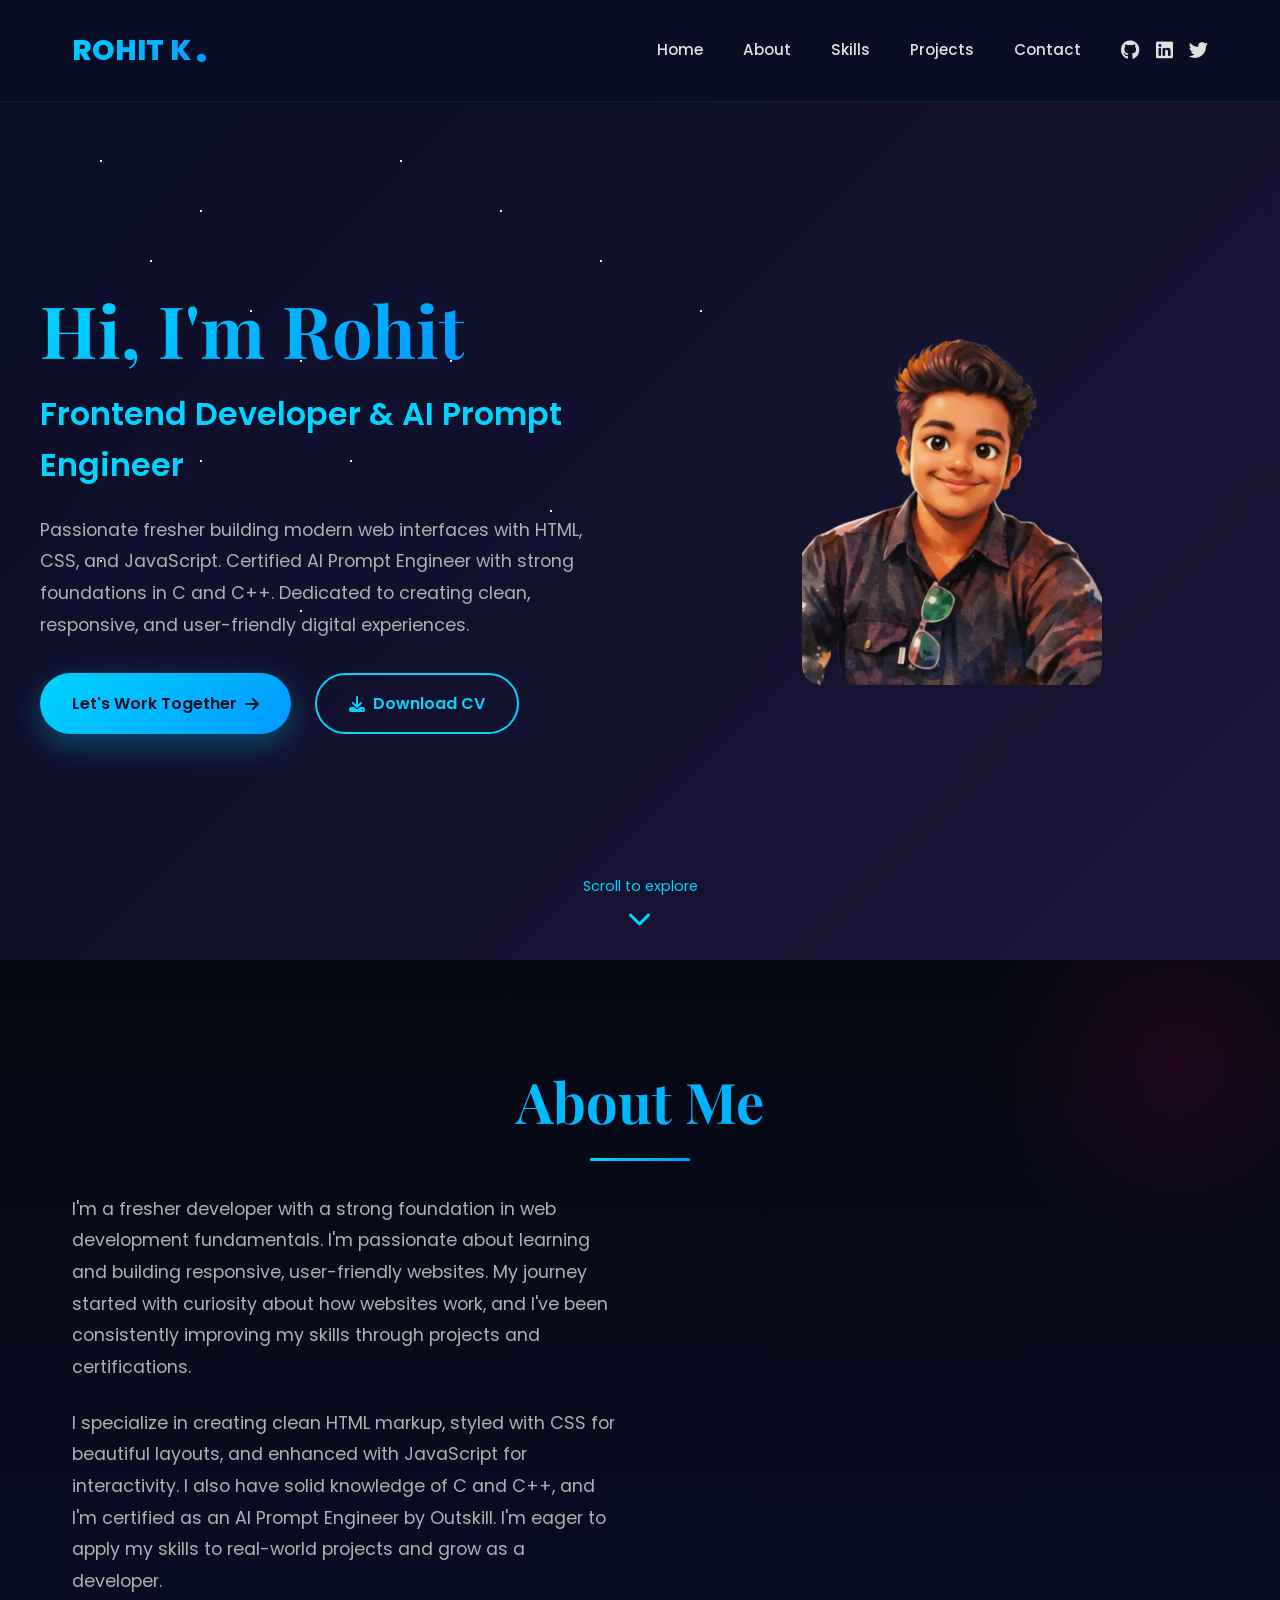
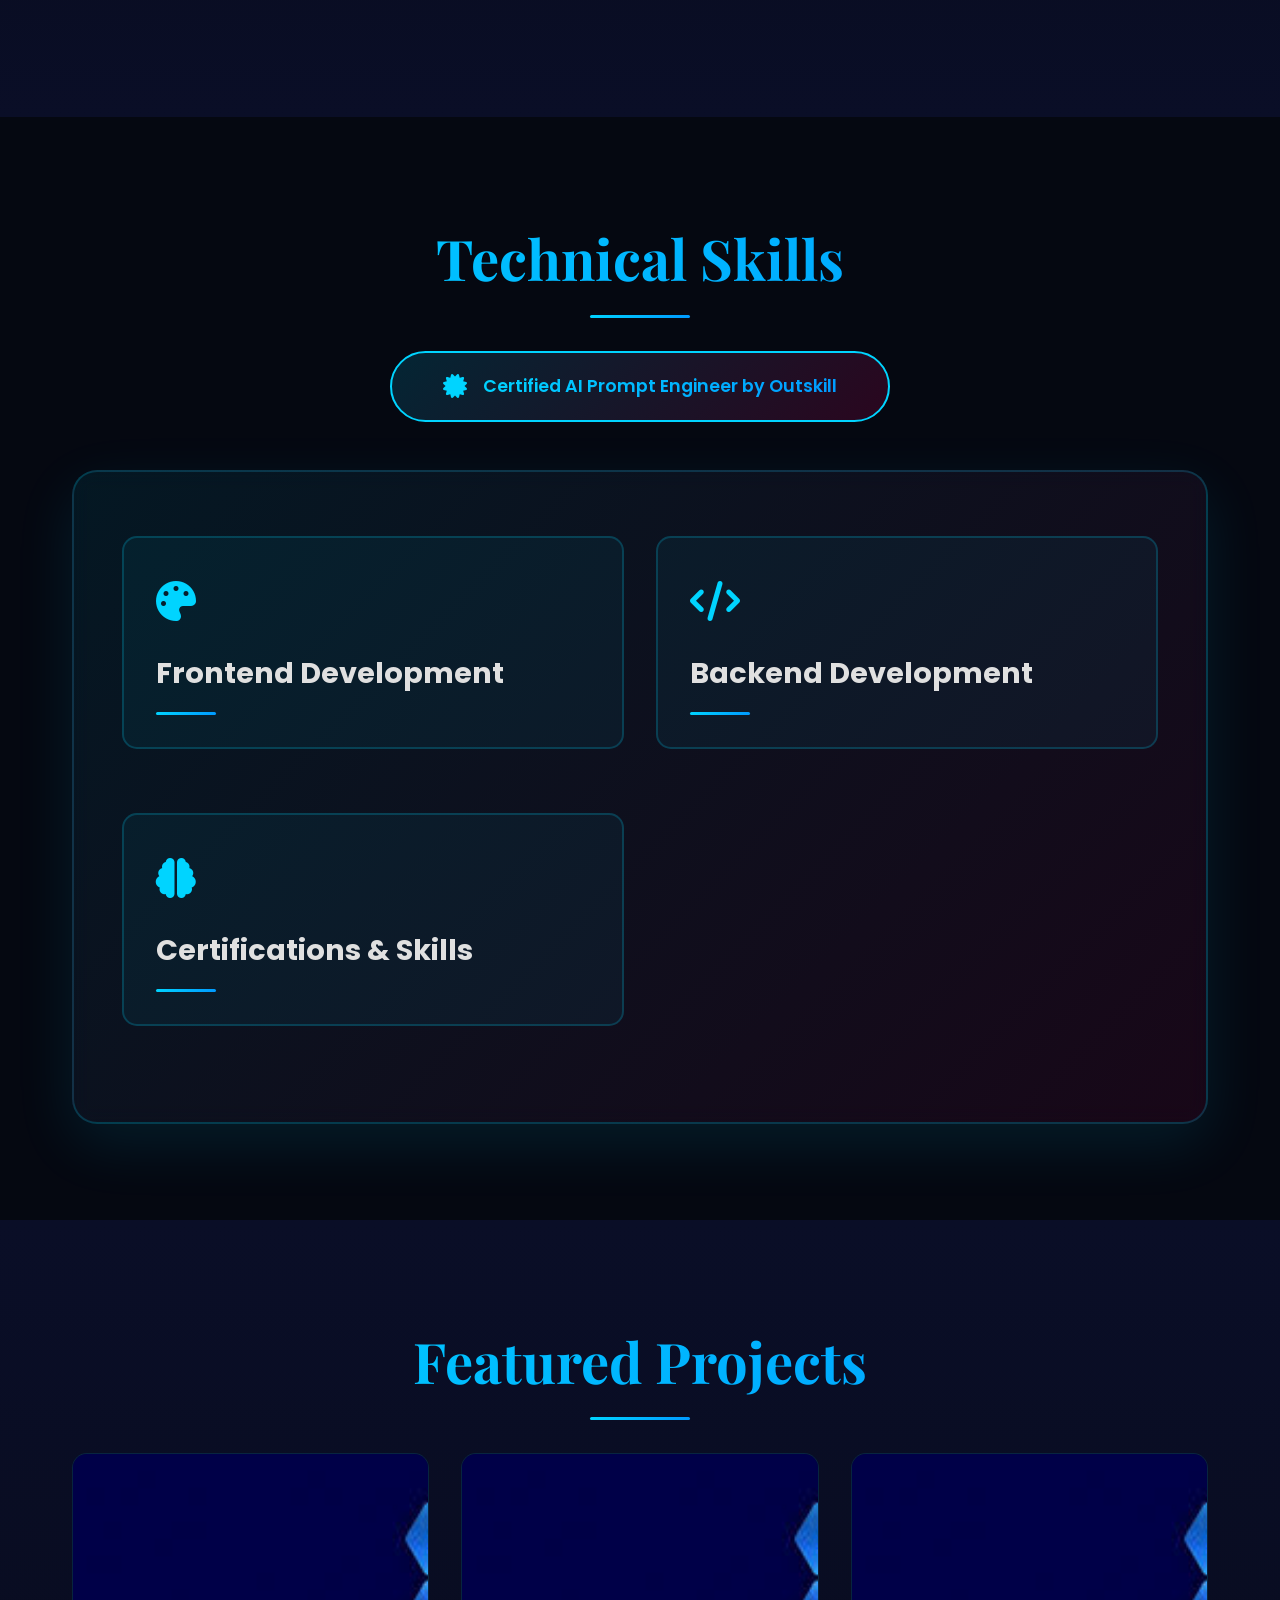
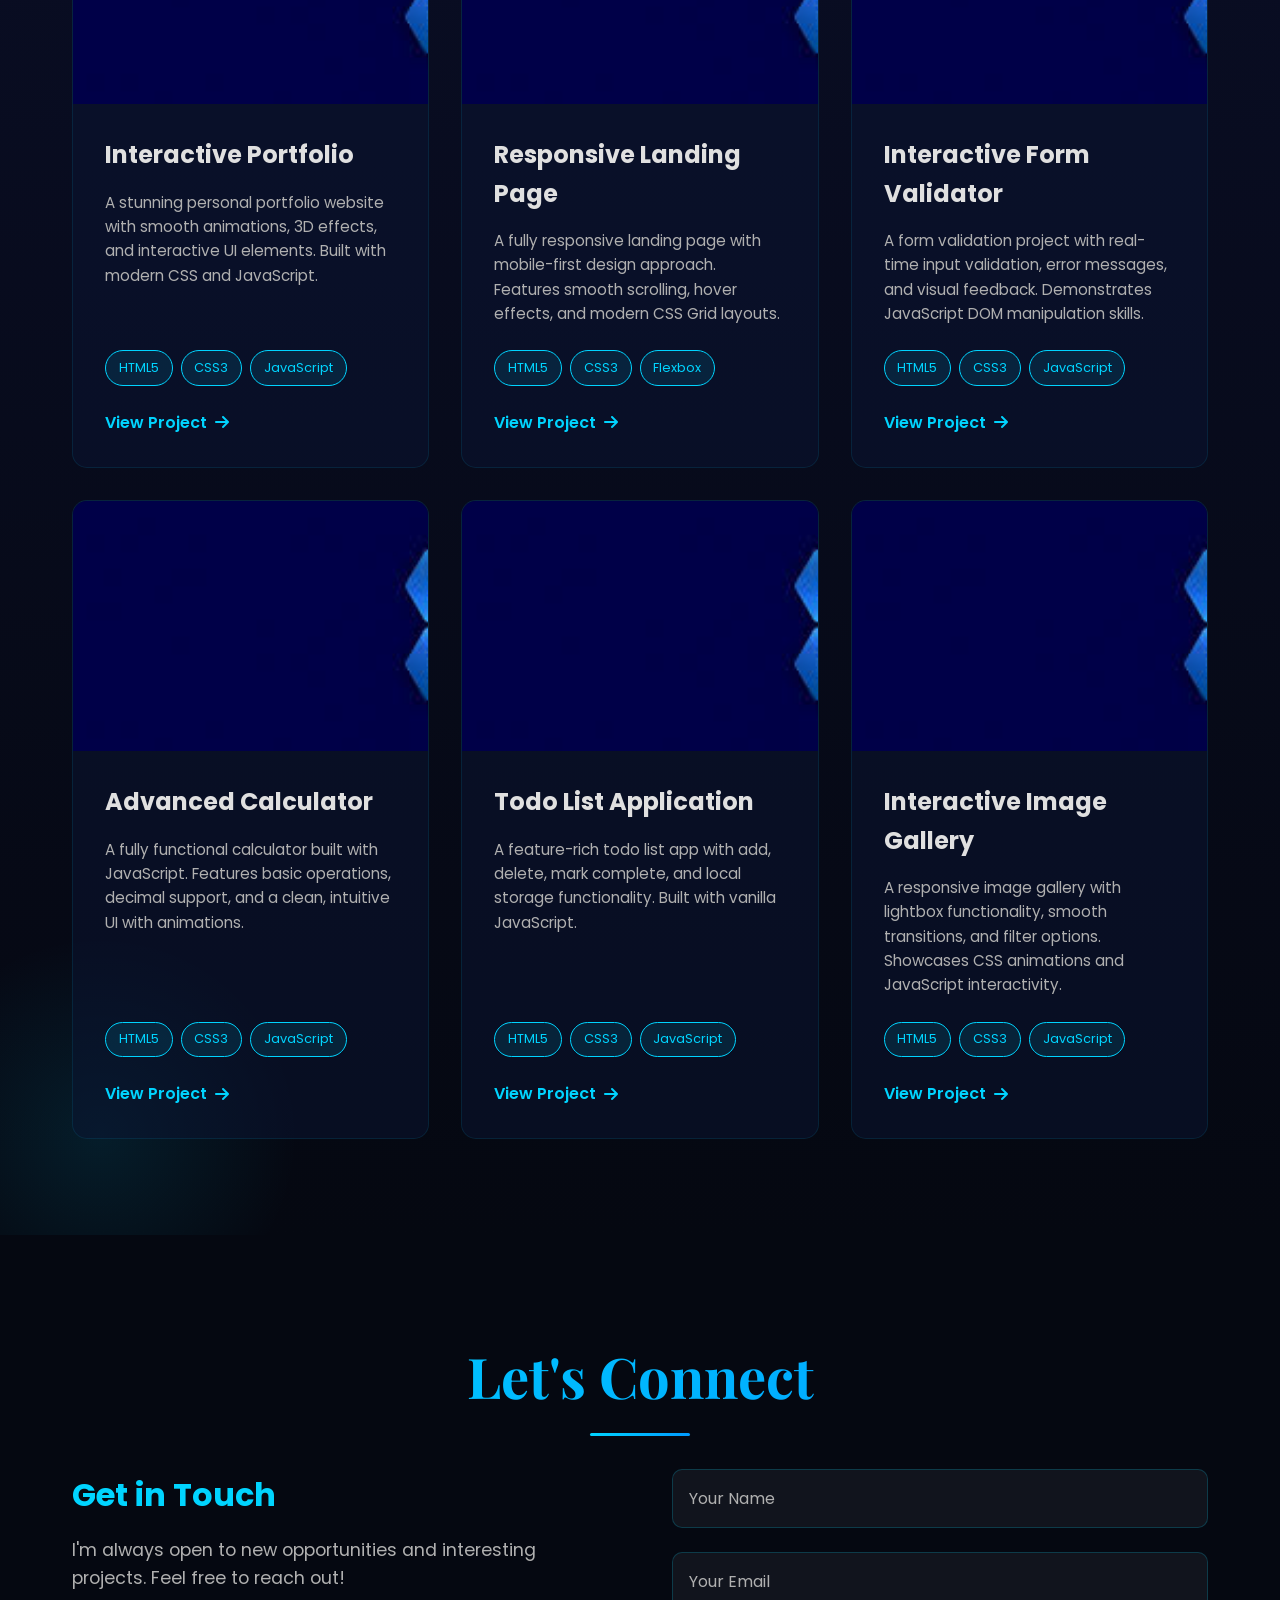
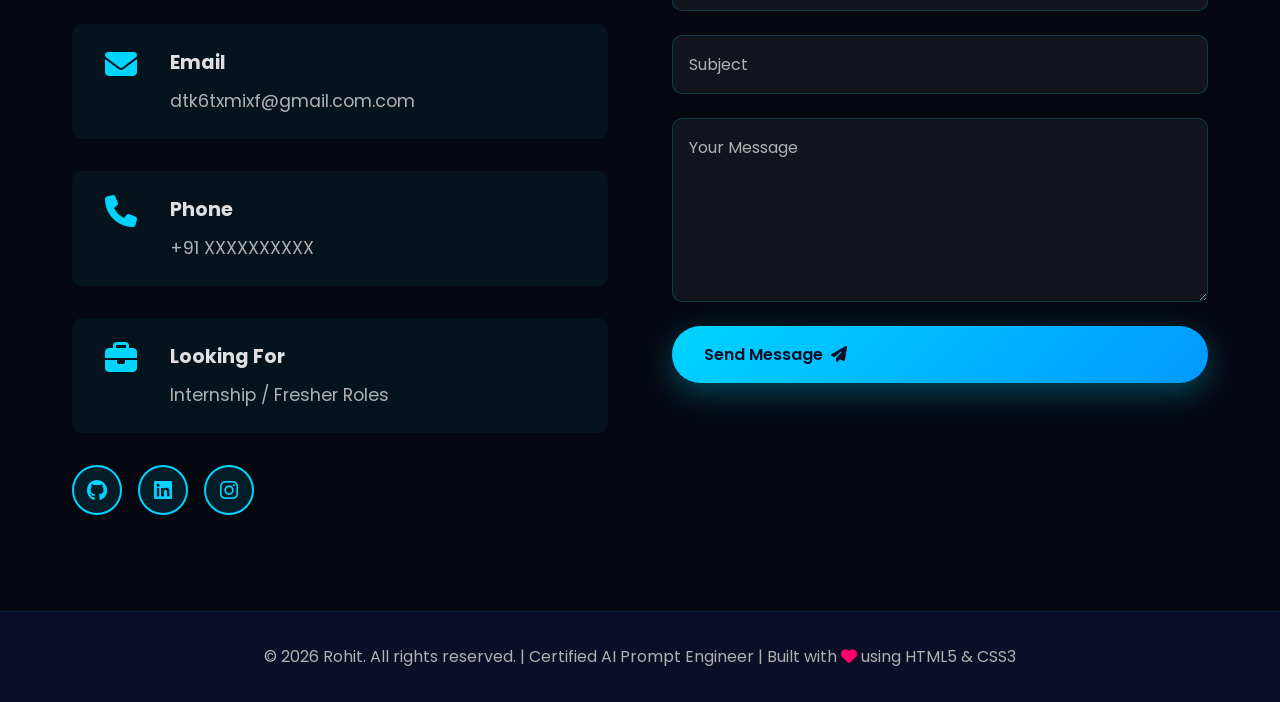
<file: index.html>
<!DOCTYPE html>
<html lang="en">
<head>
    <meta charset="UTF-8">
    <meta name="viewport" content="width=device-width, initial-scale=1.0">
    <title>Rohit - Full Stack Web Developer</title>
    <link rel="icon" type="image/x-icon" href="/project/assets/AM-removebg-preview.png">
    <link rel="stylesheet" href="./style.css">
    <link rel="preconnect" href="https://fonts.googleapis.com">
    <link rel="preconnect" href="https://fonts.gstatic.com" crossorigin>
    <link href="https://fonts.googleapis.com/css2?family=Poppins:wght@300;400;600;700;800&family=Playfair+Display:wght@700&display=swap" rel="stylesheet">
    <link rel="stylesheet" href="https://cdnjs.cloudflare.com/ajax/libs/font-awesome/6.4.0/css/all.min.css">
</head>
<body>
    
    <header class="navbar">
        <div class="nav-container">
            <div class="logo">
                <span class="logo-text">ROHIT K</span>
                <span class="logo-dot">.</span>
            </div>
            <input type="checkbox" id="menu-toggle" class="menu-toggle">
            <label for="menu-toggle" class="hamburger">
                <span></span>
                <span></span>
                <span></span>
            </label>
            <nav class="nav-menu">
                <a href="#home" class="nav-link">Home</a>
                <a href="#about" class="nav-link">About</a>
                <a href="#skills" class="nav-link">Skills</a>
                <a href="#projects" class="nav-link">Projects</a>
                <a href="#contact" class="nav-link">Contact</a>
                <div class="social-icons">
                    <a href="https://github.com/A-M-Bot-5459" class="social-link" target="_blank" rel="noopener"><i class="fab fa-github"></i></a>
                    <a href="https://www.linkedin.com/in/rohit-khonde-178954363/" class="social-link" target="_blank" rel="noopener"><i class="fab fa-linkedin"></i></a>
                    <a href="https://twitter.com/" class="social-link" target="_blank" rel="noopener"><i class="fab fa-twitter"></i></a>
                </div>
            </nav>
        </div>
    </header>

    
    <main>
        
        <section class="hero" id="home">
            <div class="stars"></div>
            <div class="hero-content">
                <div class="hero-text">
                    <h1 class="hero-title">
                        <span class="text-gradient">Hi, I'm Rohit</span>
                    </h1>
                    <h2 class="hero-subtitle">Frontend Developer & AI Prompt Engineer</h2>
                    <p class="hero-description">
                        Passionate fresher building modern web interfaces with HTML, CSS, and JavaScript. 
                        Certified AI Prompt Engineer with strong foundations in C and C++. 
                        Dedicated to creating clean, responsive, and user-friendly digital experiences.
                    </p>
                    <div class="hero-buttons">
                        <button class="btn btn-primary">
                            <span>Let's Work Together</span>
                            <i class="fas fa-arrow-right"></i>
                        </button>
                        <button class="btn btn-secondary">
                            <i class="fas fa-download"></i>
                            <span>Download CV</span>
                        </button>
                    </div>
                </div>
                <div class="hero-image">
                    <div class="profile-card">
                        <img src="./assets/aiface-removebg-preview.png" alt="Profile">
                        <div class="card-glow"></div>
                    </div>
                </div>
            </div>
            <div class="scroll-indicator">
                <span>Scroll to explore</span>
                <i class="fas fa-chevron-down"></i>
            </div>
        </section>

        
        <section class="about" id="about">
            <div class="container">
                <h2 class="section-title">About Me</h2>
                <div class="about-content">
                    <div class="about-text">
                        <p>
                            I'm a fresher developer with a strong foundation in web development fundamentals. 
                            I'm passionate about learning and building responsive, user-friendly websites. 
                            My journey started with curiosity about how websites work, and I've been consistently improving my skills through projects and certifications.
                        </p>
                        <p>
                            I specialize in creating clean HTML markup, styled with CSS for beautiful layouts, 
                            and enhanced with JavaScript for interactivity. I also have solid knowledge of C and C++, 
                            and I'm certified as an AI Prompt Engineer by Outskill. 
                            I'm eager to apply my skills to real-world projects and grow as a developer.
                        </p>
                       
                    </div>
                </div>
            </div>
        </section>

        
        <section class="technical-skills-section" id="skills">
            <div class="container">
                <h2 class="section-title">Technical Skills</h2>
                
                
                <div class="certification-badge">
                    <i class="fas fa-certificate"></i>
                    <span>Certified AI Prompt Engineer by Outskill</span>
                </div>

                
                <div class="skills-block">
                    
                    <div class="skill-section">
                        <div class="section-header">
                            <div class="section-icon">
                                <i class="fas fa-palette"></i>
                            </div>
                            <h3>Frontend Development</h3>
                            <div class="underline"></div>
                        </div>
                        <div class="skill-items">
                            <div class="skill-item">
                                <div class="skill-logo">
                                    <i class="fab fa-html5"></i>
                                </div>
                                <p>HTML5</p>
                                <span class="skill-level">88%</span>
                            </div>
                            <div class="skill-item">
                                <div class="skill-logo">
                                    <i class="fab fa-css3-alt"></i>
                                </div>
                                <p>CSS3</p>
                                <span class="skill-level">85%</span>
                            </div>
                            <div class="skill-item">
                                <div class="skill-logo">
                                    <i class="fab fa-js"></i>
                                </div>
                                <p>JavaScript</p>
                                <span class="skill-level">80%</span>
                            </div>
                            <div class="skill-item">
                                <div class="skill-logo">
                                    <i class="fas fa-mobile-alt"></i>
                                </div>
                                <p>Responsive</p>
                                <span class="skill-level">82%</span>
                            </div>
                        </div>
                    </div>

                    
                    <div class="skill-section">
                        <div class="section-header">
                            <div class="section-icon">
                                <i class="fas fa-code"></i>
                            </div>
                            <h3>Backend Development</h3>
                            <div class="underline"></div>
                        </div>
                        <div class="skill-items">
                            <div class="skill-item">
                                <div class="skill-logo">
                                    <i class="fas fa-c"></i>
                                </div>
                                <p>C</p>
                                <span class="skill-level">80%</span>
                            </div>
                            <div class="skill-item">
                                <div class="skill-logo">
                                    <i class="fas fa-copyright"></i>
                                </div>
                                <p>C++</p>
                                <span class="skill-level">78%</span>
                            </div>
                            <div class="skill-item">
                                <div class="skill-logo">
                                    <i class="fab fa-git"></i>
                                </div>
                                <p>Git & GitHub</p>
                                <span class="skill-level">85%</span>
                            </div>
                            <div class="skill-item">
                                <div class="skill-logo">
                                    <i class="fas fa-tools"></i>
                                </div>
                                <p>VS Code</p>
                                <span class="skill-level">88%</span>
                            </div>
                        </div>
                    </div>

                    
                    <div class="skill-section">
                        <div class="section-header">
                            <div class="section-icon">
                                <i class="fas fa-brain"></i>
                            </div>
                            <h3>Certifications & Skills</h3>
                            <div class="underline"></div>
                        </div>
                        <div class="skill-items">
                            <div class="skill-item">
                                <div class="skill-logo">
                                    <i class="fas fa-robot"></i>
                                </div>
                                <p>AI Prompt</p>
                                <span class="skill-level">90%</span>
                            </div>
                            <div class="skill-item">
                                <div class="skill-logo">
                                    <i class="fas fa-lightbulb"></i>
                                </div>
                                <p>Problem Solving</p>
                                <span class="skill-level">75%</span>
                            </div>
                            <div class="skill-item">
                                <div class="skill-logo">
                                    <i class="fas fa-book"></i>
                                </div>
                                <p>Quick Learner</p>
                                <span class="skill-level">92%</span>
                            </div>
                        </div>
                    </div>
                </div>
            </div>
        </section>

        
        <section class="projects" id="projects">
            <div class="container">
                <h2 class="section-title">Featured Projects</h2>
                <div class="projects-grid">
                    
                    <div class="project-card">
                        <div class="project-image">
                            <img src="./assets/banner.jfif" alt="Interactive Portfolio">
                            <div class="project-overlay">
                                <i class="fas fa-plus"></i>
                            </div>
                        </div>
                        <div class="project-content">
                            <h3>Interactive Portfolio</h3>
                            <p>A stunning personal portfolio website with smooth animations, 3D effects, and interactive UI elements. Built with modern CSS and JavaScript.</p>
                            <div class="tech-stack">
                                <span class="tech-tag">HTML5</span>
                                <span class="tech-tag">CSS3</span>
                                <span class="tech-tag">JavaScript</span>
                            </div>
                            <a href="#" class="project-link">
                                View Project <i class="fas fa-arrow-right"></i>
                            </a>
                        </div>
                    </div>

                    
                    <div class="project-card">
                        <div class="project-image">
                            <img src="./assets/banner.jfif" alt="Responsive Website">
                            <div class="project-overlay">
                                <i class="fas fa-plus"></i>
                            </div>
                        </div>
                        <div class="project-content">
                            <h3>Responsive Landing Page</h3>
                            <p>A fully responsive landing page with mobile-first design approach. Features smooth scrolling, hover effects, and modern CSS Grid layouts.</p>
                            <div class="tech-stack">
                                <span class="tech-tag">HTML5</span>
                                <span class="tech-tag">CSS3</span>
                                <span class="tech-tag">Flexbox</span>
                            </div>
                            <a href="#" class="project-link">
                                View Project <i class="fas fa-arrow-right"></i>
                            </a>
                        </div>
                    </div>

                    
                    <div class="project-card">
                        <div class="project-image">
                            <img src="./assets/banner.jfif" alt="Form Validation">
                            <div class="project-overlay">
                                <i class="fas fa-plus"></i>
                            </div>
                        </div>
                        <div class="project-content">
                            <h3>Interactive Form Validator</h3>
                            <p>A form validation project with real-time input validation, error messages, and visual feedback. Demonstrates JavaScript DOM manipulation skills.</p>
                            <div class="tech-stack">
                                <span class="tech-tag">HTML5</span>
                                <span class="tech-tag">CSS3</span>
                                <span class="tech-tag">JavaScript</span>
                            </div>
                            <a href="#" class="project-link">
                                View Project <i class="fas fa-arrow-right"></i>
                            </a>
                        </div>
                    </div>

                    
                    <div class="project-card">
                        <div class="project-image">
                            <img src="./assets/banner.jfif" alt="Calculator App">
                            <div class="project-overlay">
                                <i class="fas fa-plus"></i>
                            </div>
                        </div>
                        <div class="project-content">
                            <h3>Advanced Calculator</h3>
                            <p>A fully functional calculator built with JavaScript. Features basic operations, decimal support, and a clean, intuitive UI with animations.</p>
                            <div class="tech-stack">
                                <span class="tech-tag">HTML5</span>
                                <span class="tech-tag">CSS3</span>
                                <span class="tech-tag">JavaScript</span>
                            </div>
                            <a href="#" class="project-link">
                                View Project <i class="fas fa-arrow-right"></i>
                            </a>
                        </div>
                    </div>

                    
                    <div class="project-card">
                        <div class="project-image">
                            <img src="./assets/banner.jfif" alt="Todo List App">
                            <div class="project-overlay">
                                <i class="fas fa-plus"></i>
                            </div>
                        </div>
                        <div class="project-content">
                            <h3>Todo List Application</h3>
                            <p>A feature-rich todo list app with add, delete, mark complete, and local storage functionality. Built with vanilla JavaScript.</p>
                            <div class="tech-stack">
                                <span class="tech-tag">HTML5</span>
                                <span class="tech-tag">CSS3</span>
                                <span class="tech-tag">JavaScript</span>
                            </div>
                            <a href="#" class="project-link">
                                View Project <i class="fas fa-arrow-right"></i>
                            </a>
                        </div>
                    </div>

                    
                    <div class="project-card">
                        <div class="project-image">
                            <img src="./assets/banner.jfif" alt="Image Gallery">
                            <div class="project-overlay">
                                <i class="fas fa-plus"></i>
                            </div>
                        </div>
                        <div class="project-content">
                            <h3>Interactive Image Gallery</h3>
                            <p>A responsive image gallery with lightbox functionality, smooth transitions, and filter options. Showcases CSS animations and JavaScript interactivity.</p>
                            <div class="tech-stack">
                                <span class="tech-tag">HTML5</span>
                                <span class="tech-tag">CSS3</span>
                                <span class="tech-tag">JavaScript</span>
                            </div>
                            <a href="#" class="project-link">
                                View Project <i class="fas fa-arrow-right"></i>
                            </a>
                        </div>
                    </div>
                </div>
            </div>
        </section>

        
        <section class="contact" id="contact">
            <div class="container">
                <h2 class="section-title">Let's Connect</h2>
                <div class="contact-content">
                    <div class="contact-info">
                        <h3>Get in Touch</h3>
                        <p>I'm always open to new opportunities and interesting projects. Feel free to reach out!</p>
                        
                        <div class="contact-details">
                            <div class="contact-item">
                                <i class="fas fa-envelope"></i>
                                <div>
                                    <h4>Email</h4>
                                    <p>dtk6txmixf@gmail.com.com</p>
                                </div>
                            </div>
                            <div class="contact-item">
                                <i class="fas fa-phone"></i>
                                <div>
                                    <h4>Phone</h4>
                                    <p>+91 XXXXXXXXXX</p>
                                </div>
                            </div>
                            <div class="contact-item">
                                <i class="fas fa-briefcase"></i>
                                <div>
                                    <h4>Looking For</h4>
                                    <p>Internship / Fresher Roles</p>
                                </div>
                            </div>
                        </div>

                        <div class="social-links">
                            <a href="https://github.com/A-M-Bot-5459" class="social-btn"  target="_blank" rel="noopener">
                                <i class="fab fa-github"></i>
                            </a>

                            <a href="https://www.linkedin.com/in/rohit-khonde-178954363" class="social-btn"  target="_blank" rel="noopener">
                                <i class="fab fa-linkedin"></i>
                            </a>


                            <a href="https://www.instagram.com/a.m.bot/" class="social-btn" target="_blank" rel="noopener">
                                <i class="fab fa-instagram"></i>
                            </a>
                            

                        </div>
                    </div>

                    <form class="contact-form" action="https://formsubmit.co/your-email@example.com" method="POST">
                        <div class="form-group">
                            <input type="text" name="name" placeholder="Your Name" required>
                        </div>
                        <div class="form-group">
                            <input type="email" name="email" placeholder="Your Email" required>
                        </div>
                        <div class="form-group">
                            <input type="text" name="subject" placeholder="Subject" required>
                        </div>
                        <div class="form-group">
                            <textarea name="message" placeholder="Your Message" rows="6" required></textarea>
                        </div>
                        <input type="hidden" name="_captcha" value="false">
                        <button type="submit" class="btn btn-primary">
                            <span>Send Message</span>
                            <i class="fas fa-paper-plane"></i>
                        </button>
                    </form>
                </div>
            </div>
        </section>
    </main>

    
    <footer class="footer">
        <div class="container">
            <p>&copy; 2026 Rohit. All rights reserved. | Certified AI Prompt Engineer | Built with <i class="fas fa-heart"></i> using HTML5 & CSS3</p>
        </div>
    </footer>
</body>
</html>
</file>
<file: style.css>
:root {
    --primary-color: #00d4ff;
    --secondary-color: #0a0e27;
    --accent-color: #ff006e;
    --text-color: #e0e0e0;
    --text-dark: #b0b0b0;
    --bg-dark: #0a0e27;
    --bg-darker: #050811;
    --gradient-primary: linear-gradient(135deg, #00d4ff 0%, #0099ff 100%);
    --gradient-secondary: linear-gradient(135deg, #ff006e 0%, #ff4d94 100%);
    --transition: all 0.3s cubic-bezier(0.4, 0, 0.2, 1);
    --transition-slow: all 0.6s cubic-bezier(0.4, 0, 0.2, 1);
}

* {
    margin: 0;
    padding: 0;
    box-sizing: border-box;
}

html {
    scroll-behavior: smooth;
}

body {
    font-family: 'Poppins', sans-serif;
    background-color: var(--bg-darker);
    color: var(--text-color);
    line-height: 1.6;
    overflow-x: hidden;
}

a {
    color: var(--primary-color);
    text-decoration: none;
    transition: var(--transition);
}

 
.navbar {
    position: fixed;
    top: 0;
    width: 100%;
    background: rgba(10, 14, 39, 0.95);
    backdrop-filter: blur(10px);
    border-bottom: 1px solid rgba(0, 212, 255, 0.1);
    z-index: 1000;
    padding: 1rem 0;
}

.nav-container {
    max-width: 1200px;
    margin: 0 auto;
    padding: 0 2rem;
    display: flex;
    justify-content: space-between;
    align-items: center;
}

.logo {
    font-size: 1.8rem;
    font-weight: 800;
    background: var(--gradient-primary);
    -webkit-background-clip: text;
    -webkit-text-fill-color: transparent;
    background-clip: text;
    display: flex;
    align-items: center;
    gap: 5px;
}

.logo-dot {
    color: var(--accent-color);
    font-size: 2.5rem;
    margin-bottom: 5px;
}

.nav-menu {
    display: flex;
    align-items: center;
    gap: 2.5rem;
    list-style: none;
}

.nav-link {
    font-size: 0.95rem;
    font-weight: 500;
    color: var(--text-color);
    position: relative;
    transition: var(--transition);
}

.nav-link::after {
    content: '';
    position: absolute;
    bottom: -5px;
    left: 0;
    width: 0;
    height: 2px;
    background: var(--gradient-primary);
    transition: var(--transition);
}

.nav-link:hover::after,
.nav-link:hover {
    color: var(--primary-color);
    width: 100%;
}

.social-icons {
    display: flex;
    gap: 1rem;
}

.social-link {
    color: var(--text-color);
    font-size: 1.2rem;
    transition: var(--transition);
    display: flex;
    align-items: center;
    justify-content: center;
}

.social-link:hover {
    color: var(--primary-color);
    transform: translateY(-3px);
}

.hamburger {
    display: none;
    flex-direction: column;
    cursor: pointer;
}

.hamburger span {
    width: 25px;
    height: 3px;
    background: var(--primary-color);
    margin: 5px 0;
    transition: var(--transition);
    border-radius: 2px;
}

 
.menu-toggle {
    display: none;
}

#menu-toggle:checked ~ .nav-menu {
    display: flex;
}

 
.hero {
    min-height: 100vh;
    background: linear-gradient(135deg, var(--bg-dark) 0%, #1a1535 100%);
    display: flex;
    align-items: center;
    justify-content: center;
    position: relative;
    overflow: hidden;
    margin-top: 60px;
    padding: 2rem;
}

.stars {
    position: absolute;
    width: 100%;
    height: 100%;
    overflow: hidden;
    z-index: 0;
}

.stars::before,
.stars::after {
    content: '';
    position: absolute;
    width: 2px;
    height: 2px;
    background: white;
    border-radius: 50%;
    box-shadow: 
        100px 100px white, 200px 150px white, 150px 200px white,
        300px 300px white, 400px 100px white, 250px 250px white,
        500px 150px white, 350px 400px white, 450px 300px white,
        600px 200px white, 100px 500px white, 200px 400px white,
        700px 250px white, 550px 450px white, 300px 550px white;
    animation: twinkle 3s infinite;
}

@keyframes twinkle {
    0%, 100% { opacity: 0.3; }
    50% { opacity: 1; }
}

.hero-content {
    max-width: 1200px;
    display: grid;
    grid-template-columns: 1fr 1fr;
    gap: 3rem;
    align-items: center;
    position: relative;
    z-index: 1;
    width: 100%;
}

.hero-text h1 {
    font-family: 'Playfair Display', serif;
    font-size: 4.5rem;
    line-height: 1.2;
    margin-bottom: 1rem;
    animation: slideInUp 0.8s ease-out;
}

.text-gradient {
    background: var(--gradient-primary);
    -webkit-background-clip: text;
    -webkit-text-fill-color: transparent;
    background-clip: text;
}

.hero-subtitle {
    font-size: 2rem;
    color: var(--primary-color);
    margin-bottom: 1.5rem;
    animation: slideInUp 0.8s ease-out 0.2s both;
    font-weight: 600;
}

.hero-description {
    font-size: 1.1rem;
    color: var(--text-dark);
    margin-bottom: 2rem;
    line-height: 1.8;
    animation: slideInUp 0.8s ease-out 0.4s both;
}

.hero-buttons {
    display: flex;
    gap: 1.5rem;
    animation: slideInUp 0.8s ease-out 0.6s both;
    flex-wrap: wrap;
}

.btn {
    padding: 1rem 2rem;
    border: none;
    border-radius: 50px;
    font-size: 1rem;
    font-weight: 600;
    cursor: pointer;
    transition: var(--transition-slow);
    display: inline-flex;
    align-items: center;
    gap: 0.5rem;
    position: relative;
    overflow: hidden;
    font-family: 'Poppins', sans-serif;
}

.btn-primary {
    background: var(--gradient-primary);
    color: var(--bg-dark);
    box-shadow: 0 10px 30px rgba(0, 212, 255, 0.3);
}

.btn-primary:hover {
    transform: translateY(-3px);
    box-shadow: 0 15px 40px rgba(0, 212, 255, 0.5);
}

.btn-secondary {
    background: transparent;
    border: 2px solid var(--primary-color);
    color: var(--primary-color);
}

.btn-secondary:hover {
    background: var(--primary-color);
    color: var(--bg-dark);
    transform: translateY(-3px);
}

.hero-image {
    display: flex;
    justify-content: center;
    align-items: center;
    animation: slideInRight 0.8s ease-out;
}

.profile-card {
    position: relative;
    width: 300px;
    height: 350px;
    border-radius: 20px;
    overflow: hidden;
    perspective: 1000px;
    cursor: pointer;
}

.profile-card:hover {
    transform: rotateY(10deg) rotateX(5deg) scale(1.05);
    transition: var(--transition-slow);
}

.profile-card img {
    width: 100%;
    height: 100%;
    object-fit: cover;
    transition: var(--transition);
}

.profile-card:hover img {
    transform: scale(1.1);
}

.card-glow {
    position: absolute;
    top: -50%;
    right: -50%;
    width: 200px;
    height: 200px;
    background: radial-gradient(circle, rgba(0, 212, 255, 0.3) 0%, transparent 70%);
    border-radius: 50%;
    animation: float 6s ease-in-out infinite;
    pointer-events: none;
}

@keyframes float {
    0%, 100% { transform: translateY(0) translateX(0); }
    50% { transform: translateY(-30px) translateX(30px); }
}

@keyframes slideInUp {
    from {
        opacity: 0;
        transform: translateY(30px);
    }
    to {
        opacity: 1;
        transform: translateY(0);
    }
}

@keyframes slideInRight {
    from {
        opacity: 0;
        transform: translateX(50px);
    }
    to {
        opacity: 1;
        transform: translateX(0);
    }
}

.scroll-indicator {
    position: absolute;
    bottom: 30px;
    left: 50%;
    transform: translateX(-50%);
    display: flex;
    flex-direction: column;
    align-items: center;
    gap: 0.5rem;
    animation: bounce 2s infinite;
    z-index: 1;
}

.scroll-indicator span {
    font-size: 0.9rem;
    color: var(--primary-color);
}

.scroll-indicator i {
    color: var(--primary-color);
    font-size: 1.5rem;
}

@keyframes bounce {
    0%, 100% { transform: translateX(-50%) translateY(0); }
    50% { transform: translateX(-50%) translateY(-10px); }
}

 
.container {
    max-width: 1200px;
    margin: 0 auto;
    padding: 0 2rem;
}

.section-title {
    font-family: 'Playfair Display', serif;
    font-size: 3.5rem;
    text-align: center;
    margin-bottom: 3rem;
    background: var(--gradient-primary);
    -webkit-background-clip: text;
    -webkit-text-fill-color: transparent;
    background-clip: text;
    position: relative;
    display: inline-block;
    width: 100%;
}

.section-title::after {
    content: '';
    position: absolute;
    bottom: -15px;
    left: 50%;
    transform: translateX(-50%);
    width: 100px;
    height: 3px;
    background: var(--gradient-primary);
    border-radius: 2px;
}

 
.about {
    padding: 6rem 0;
    background: linear-gradient(180deg, var(--bg-darker) 0%, var(--bg-dark) 100%);
    position: relative;
    overflow: hidden;
}

.about::before {
    content: '';
    position: absolute;
    width: 400px;
    height: 400px;
    background: radial-gradient(circle, rgba(255, 0, 110, 0.1) 0%, transparent 70%);
    top: -100px;
    right: -100px;
    border-radius: 50%;
    animation: float 8s ease-in-out infinite;
}

.about-content {
    display: grid;
    grid-template-columns: 1fr 1fr;
    gap: 3rem;
    position: relative;
    z-index: 1;
}

.about-text p {
    font-size: 1.1rem;
    color: var(--text-dark);
    margin-bottom: 1.5rem;
    line-height: 1.8;
    animation: slideInUp 0.8s ease-out;
}

.stats {
    display: grid;
    grid-template-columns: repeat(3, 1fr);
    gap: 2rem;
    margin-top: 2rem;
}

.stat-card {
    background: rgba(0, 212, 255, 0.05);
    border: 1px solid rgba(0, 212, 255, 0.2);
    padding: 2rem;
    border-radius: 15px;
    text-align: center;
    transition: var(--transition);
    cursor: pointer;
    transform: translateY(0);
}

.stat-card:hover {
    transform: translateY(-10px);
    background: rgba(0, 212, 255, 0.1);
    border-color: var(--primary-color);
    box-shadow: 0 15px 40px rgba(0, 212, 255, 0.2);
}

.stat-card h3 {
    font-size: 3rem;
    background: var(--gradient-primary);
    -webkit-background-clip: text;
    -webkit-text-fill-color: transparent;
    background-clip: text;
    margin-bottom: 0.5rem;
}

.stat-card p {
    color: var(--text-dark);
    margin: 0;
}

 
.technical-skills-section {
    padding: 6rem 0;
    background: var(--bg-darker);
    position: relative;
}

.certification-badge {
    display: flex;
    align-items: center;
    justify-content: center;
    gap: 1rem;
    background: linear-gradient(135deg, rgba(0, 212, 255, 0.15) 0%, rgba(255, 0, 110, 0.15) 100%);
    border: 2px solid var(--primary-color);
    border-radius: 50px;
    padding: 1.2rem 2rem;
    margin-bottom: 3rem;
    max-width: 500px;
    margin-left: auto;
    margin-right: auto;
    animation: slideInUp 0.8s ease-out 0.3s both;
}

.certification-badge i {
    font-size: 1.5rem;
    color: var(--primary-color);
    animation: float 3s ease-in-out infinite;
}

.certification-badge span {
    font-size: 1.1rem;
    font-weight: 600;
    background: var(--gradient-primary);
    -webkit-background-clip: text;
    -webkit-text-fill-color: transparent;
    background-clip: text;
}

.skills-block {
    background: linear-gradient(135deg, rgba(0, 212, 255, 0.08) 0%, rgba(255, 0, 110, 0.08) 100%);
    border: 2px solid rgba(0, 212, 255, 0.2);
    border-radius: 25px;
    padding: 4rem 3rem;
    backdrop-filter: blur(10px);
    position: relative;
    overflow: hidden;
    box-shadow: 0 20px 60px rgba(0, 212, 255, 0.1);
    display: grid;
    grid-template-columns: repeat(auto-fit, minmax(350px, 1fr));
    gap: 2rem;
}

 
.skill-section {
    display: flex;
    flex-direction: column;
    gap: 2rem;
    animation: slideInUp 0.8s ease-out;
}

 
.section-header {
    display: flex;
    flex-direction: column;
    align-items: flex-start;
    gap: 1rem;
    padding: 2rem;
    background: rgba(0, 212, 255, 0.05);
    border: 2px solid rgba(0, 212, 255, 0.2);
    border-radius: 15px;
    cursor: pointer;
    transition: var(--transition-slow);
    position: relative;
    overflow: hidden;
}

.section-header:hover {
    background: rgba(0, 212, 255, 0.15);
    border-color: var(--primary-color);
    box-shadow: 0 15px 40px rgba(0, 212, 255, 0.2);
    transform: translateY(-5px);
}

.section-icon {
    font-size: 2.5rem;
    color: var(--primary-color);
    transition: var(--transition);
}

.section-header:hover .section-icon {
    transform: scale(1.2) rotate(20deg);
}

.section-header h3 {
    font-size: 1.8rem;
    color: var(--text-color);
    margin: 0;
    transition: var(--transition);
}

.section-header:hover h3 {
    color: var(--primary-color);
}

.underline {
    width: 60px;
    height: 3px;
    background: var(--gradient-primary);
    border-radius: 2px;
    transition: var(--transition);
}

.section-header:hover .underline {
    width: 100%;
    box-shadow: 0 0 15px rgba(0, 212, 255, 0.5);
}

 
.skill-items {
    display: grid;
    grid-template-columns: repeat(auto-fit, minmax(150px, 1fr));
    gap: 1.5rem;
    max-height: 0;
    opacity: 0;
    overflow: hidden;
    transition: max-height 0.5s ease-out, opacity 0.5s ease-out;
    pointer-events: none;
}

.skill-section:hover .skill-items {
    max-height: 400px;
    opacity: 1;
    pointer-events: auto;
}

 
.skill-item {
    display: flex;
    flex-direction: column;
    align-items: center;
    justify-content: center;
    gap: 1rem;
    padding: 1.5rem;
    background: rgba(0, 212, 255, 0.08);
    border: 2px solid rgba(0, 212, 255, 0.2);
    border-radius: 15px;
    text-align: center;
    transition: var(--transition);
    cursor: pointer;
}

.skill-item:hover {
    transform: translateY(-10px) scale(1.05);
    background: rgba(0, 212, 255, 0.15);
    border-color: var(--primary-color);
    box-shadow: 0 15px 40px rgba(0, 212, 255, 0.3);
}

 
.skill-logo {
    width: 80px;
    height: 80px;
    border-radius: 50%;
    background: linear-gradient(135deg, rgba(0, 212, 255, 0.2) 0%, rgba(255, 0, 110, 0.2) 100%);
    border: 2px solid var(--primary-color);
    display: flex;
    align-items: center;
    justify-content: center;
    font-size: 2.5rem;
    color: var(--primary-color);
    transition: var(--transition);
}

.skill-item:hover .skill-logo {
    transform: rotate(360deg) scale(1.2);
    background: linear-gradient(135deg, var(--primary-color) 0%, var(--accent-color) 100%);
    color: var(--bg-dark);
    box-shadow: 0 0 30px rgba(0, 212, 255, 0.6);
}

 
.skill-item p {
    font-size: 1.1rem;
    font-weight: 600;
    color: var(--text-color);
    margin: 0;
    transition: var(--transition);
}

.skill-item:hover p {
    color: var(--primary-color);
}

 
.skill-level {
    display: inline-block;
    padding: 0.4rem 1rem;
    background: rgba(0, 212, 255, 0.15);
    border: 1px solid var(--primary-color);
    border-radius: 20px;
    color: var(--primary-color);
    font-size: 0.9rem;
    font-weight: 700;
    transition: var(--transition);
}

.skill-item:hover .skill-level {
    background: var(--primary-color);
    color: var(--bg-dark);
    transform: scale(1.1);
    box-shadow: 0 0 15px rgba(0, 212, 255, 0.4);
}

 
.projects {
    padding: 6rem 0;
    background: linear-gradient(180deg, var(--bg-dark) 0%, var(--bg-darker) 100%);
    position: relative;
}

.projects::before {
    content: '';
    position: absolute;
    width: 400px;
    height: 400px;
    background: radial-gradient(circle, rgba(0, 212, 255, 0.1) 0%, transparent 70%);
    bottom: -100px;
    left: -100px;
    border-radius: 50%;
}

.projects-grid {
    display: grid;
    grid-template-columns: repeat(auto-fit, minmax(320px, 1fr));
    gap: 2rem;
}

.project-card {
    background: rgba(10, 20, 50, 0.5);
    border: 1px solid rgba(0, 212, 255, 0.1);
    border-radius: 15px;
    overflow: hidden;
    transition: var(--transition-slow);
    cursor: pointer;
    display: flex;
    flex-direction: column;
    height: 100%;
    transform: translateY(0);
}

.project-card:hover {
    transform: translateY(-15px);
    border-color: var(--primary-color);
    box-shadow: 0 20px 60px rgba(0, 212, 255, 0.2);
    background: rgba(20, 30, 60, 0.7);
}

.project-image {
    position: relative;
    width: 100%;
    height: 250px;
    overflow: hidden;
    background: var(--bg-dark);
}

.project-image img {
    width: 100%;
    height: 100%;
    object-fit: cover;
    transition: var(--transition-slow);
}

.project-card:hover .project-image img {
    transform: scale(1.1) rotate(2deg);
}

.project-overlay {
    position: absolute;
    top: 0;
    left: 0;
    right: 0;
    bottom: 0;
    background: rgba(0, 212, 255, 0.2);
    display: flex;
    align-items: center;
    justify-content: center;
    opacity: 0;
    transition: var(--transition);
}

.project-card:hover .project-overlay {
    opacity: 1;
}

.project-overlay i {
    font-size: 3rem;
    color: white;
    transform: scale(0.5);
    transition: var(--transition);
}

.project-card:hover .project-overlay i {
    transform: scale(1);
}

.project-content {
    padding: 2rem;
    flex: 1;
    display: flex;
    flex-direction: column;
}

.project-content h3 {
    font-size: 1.5rem;
    margin-bottom: 1rem;
    color: var(--text-color);
}

.project-content p {
    color: var(--text-dark);
    margin-bottom: 1.5rem;
    flex: 1;
    font-size: 0.95rem;
    line-height: 1.6;
}

.tech-stack {
    display: flex;
    flex-wrap: wrap;
    gap: 0.5rem;
    margin-bottom: 1.5rem;
}

.tech-tag {
    background: rgba(0, 212, 255, 0.1);
    border: 1px solid var(--primary-color);
    color: var(--primary-color);
    padding: 0.4rem 0.8rem;
    border-radius: 20px;
    font-size: 0.8rem;
    transition: var(--transition);
}

.tech-tag:hover {
    background: var(--primary-color);
    color: var(--bg-dark);
}

.project-link {
    display: inline-flex;
    align-items: center;
    gap: 0.5rem;
    color: var(--primary-color);
    font-weight: 600;
    transition: var(--transition);
}

.project-link:hover {
    gap: 1rem;
}

 
.contact {
    padding: 6rem 0;
    background: var(--bg-darker);
    position: relative;
}

.contact-content {
    display: grid;
    grid-template-columns: 1fr 1fr;
    gap: 4rem;
}

.contact-info h3 {
    font-size: 2rem;
    margin-bottom: 1rem;
    color: var(--primary-color);
}

.contact-info p {
    color: var(--text-dark);
    margin-bottom: 2rem;
    font-size: 1.1rem;
}

.contact-details {
    margin-bottom: 2rem;
}

.contact-item {
    display: flex;
    gap: 1.5rem;
    margin-bottom: 2rem;
    padding: 1.5rem;
    background: rgba(0, 212, 255, 0.05);
    border-radius: 10px;
    transition: var(--transition);
    cursor: pointer;
}

.contact-item:hover {
    background: rgba(0, 212, 255, 0.1);
    transform: translateX(10px);
}

.contact-item i {
    font-size: 2rem;
    color: var(--primary-color);
    min-width: 50px;
    text-align: center;
}

.contact-item h4 {
    font-size: 1.2rem;
    margin-bottom: 0.5rem;
}

.contact-item p {
    color: var(--text-dark);
    margin: 0;
}

.social-links {
    display: flex;
    gap: 1rem;
}

.social-btn {
    display: flex;
    align-items: center;
    justify-content: center;
    width: 50px;
    height: 50px;
    background: rgba(0, 212, 255, 0.1);
    border: 2px solid var(--primary-color);
    border-radius: 50%;
    color: var(--primary-color);
    font-size: 1.3rem;
    transition: var(--transition);
}

.social-btn:hover {
    background: var(--primary-color);
    color: var(--bg-dark);
    transform: translateY(-5px) rotate(360deg);
}

.contact-form {
    display: flex;
    flex-direction: column;
    gap: 1.5rem;
}

.form-group {
    display: flex;
    flex-direction: column;
}

.form-group input,
.form-group textarea {
    padding: 1rem;
    background: rgba(255, 255, 255, 0.05);
    border: 1px solid rgba(0, 212, 255, 0.2);
    border-radius: 10px;
    color: var(--text-color);
    font-family: 'Poppins', sans-serif;
    font-size: 1rem;
    transition: var(--transition);
}

.form-group input::placeholder,
.form-group textarea::placeholder {
    color: var(--text-dark);
}

.form-group input:focus,
.form-group textarea:focus {
    outline: none;
    border-color: var(--primary-color);
    background: rgba(0, 212, 255, 0.05);
    box-shadow: 0 0 20px rgba(0, 212, 255, 0.2);
}

.form-group textarea {
    resize: vertical;
    min-height: 150px;
}

 
.footer {
    background: var(--bg-dark);
    border-top: 1px solid rgba(0, 212, 255, 0.1);
    padding: 2rem;
    text-align: center;
    color: var(--text-dark);
}

.footer i {
    color: var(--accent-color);
}

 
@media (max-width: 768px) {
    .hero-content {
        grid-template-columns: 1fr;
    }

    .hero-text h1 {
        font-size: 3rem;
    }

    .hero-subtitle {
        font-size: 1.5rem;
    }

    .hero-image {
        order: -1;
    }

    .profile-card {
        width: 250px;
        height: 300px;
    }

    .section-title {
        font-size: 2.5rem;
    }

    .nav-menu {
        display: none;
        position: absolute;
        top: 70px;
        left: 0;
        right: 0;
        flex-direction: column;
        background: var(--bg-dark);
        padding: 2rem;
        gap: 1rem;
        border-bottom: 1px solid rgba(0, 212, 255, 0.1);
    }

    .hamburger {
        display: flex;
    }

    .menu-toggle {
        display: none;
    }

    .contact-content {
        grid-template-columns: 1fr;
    }

    .stats {
        grid-template-columns: 1fr;
    }

    .skills-block {
        grid-template-columns: 1fr;
    }

    .skill-items {
        grid-template-columns: repeat(2, 1fr);
    }

    .projects-grid {
        grid-template-columns: 1fr;
    }

    .skills-categories {
        grid-template-columns: 1fr;
    }

    .modal-content {
        padding: 2.5rem 1.5rem;
    }

    .modal-header {
        flex-direction: column;
        text-align: center;
        gap: 1rem;
    }

    .modal-skills-grid {
        grid-template-columns: repeat(auto-fit, minmax(150px, 1fr));
    }
}

@media (max-width: 480px) {
    .hero-text h1 {
        font-size: 2.2rem;
    }

    .section-title {
        font-size: 2rem;
    }

    .hero-buttons {
        flex-direction: column;
    }

    .btn {
        width: 100%;
        justify-content: center;
    }

    .hero-subtitle {
        font-size: 1.2rem;
    }

    .skills-block {
        grid-template-columns: 1fr;
        padding: 2rem 1.5rem;
    }

    .certification-badge {
        padding: 1rem 1.5rem;
        font-size: 0.9rem;
    }

    .skill-items {
        grid-template-columns: repeat(2, 1fr);
    }
}
.skills-img img {
    width: 100px;
    height: 100px;
}
      
.skills-img img:hover {
    transform: scale(1.2);
    transition: transform 0.3s ease;
}
</file>
